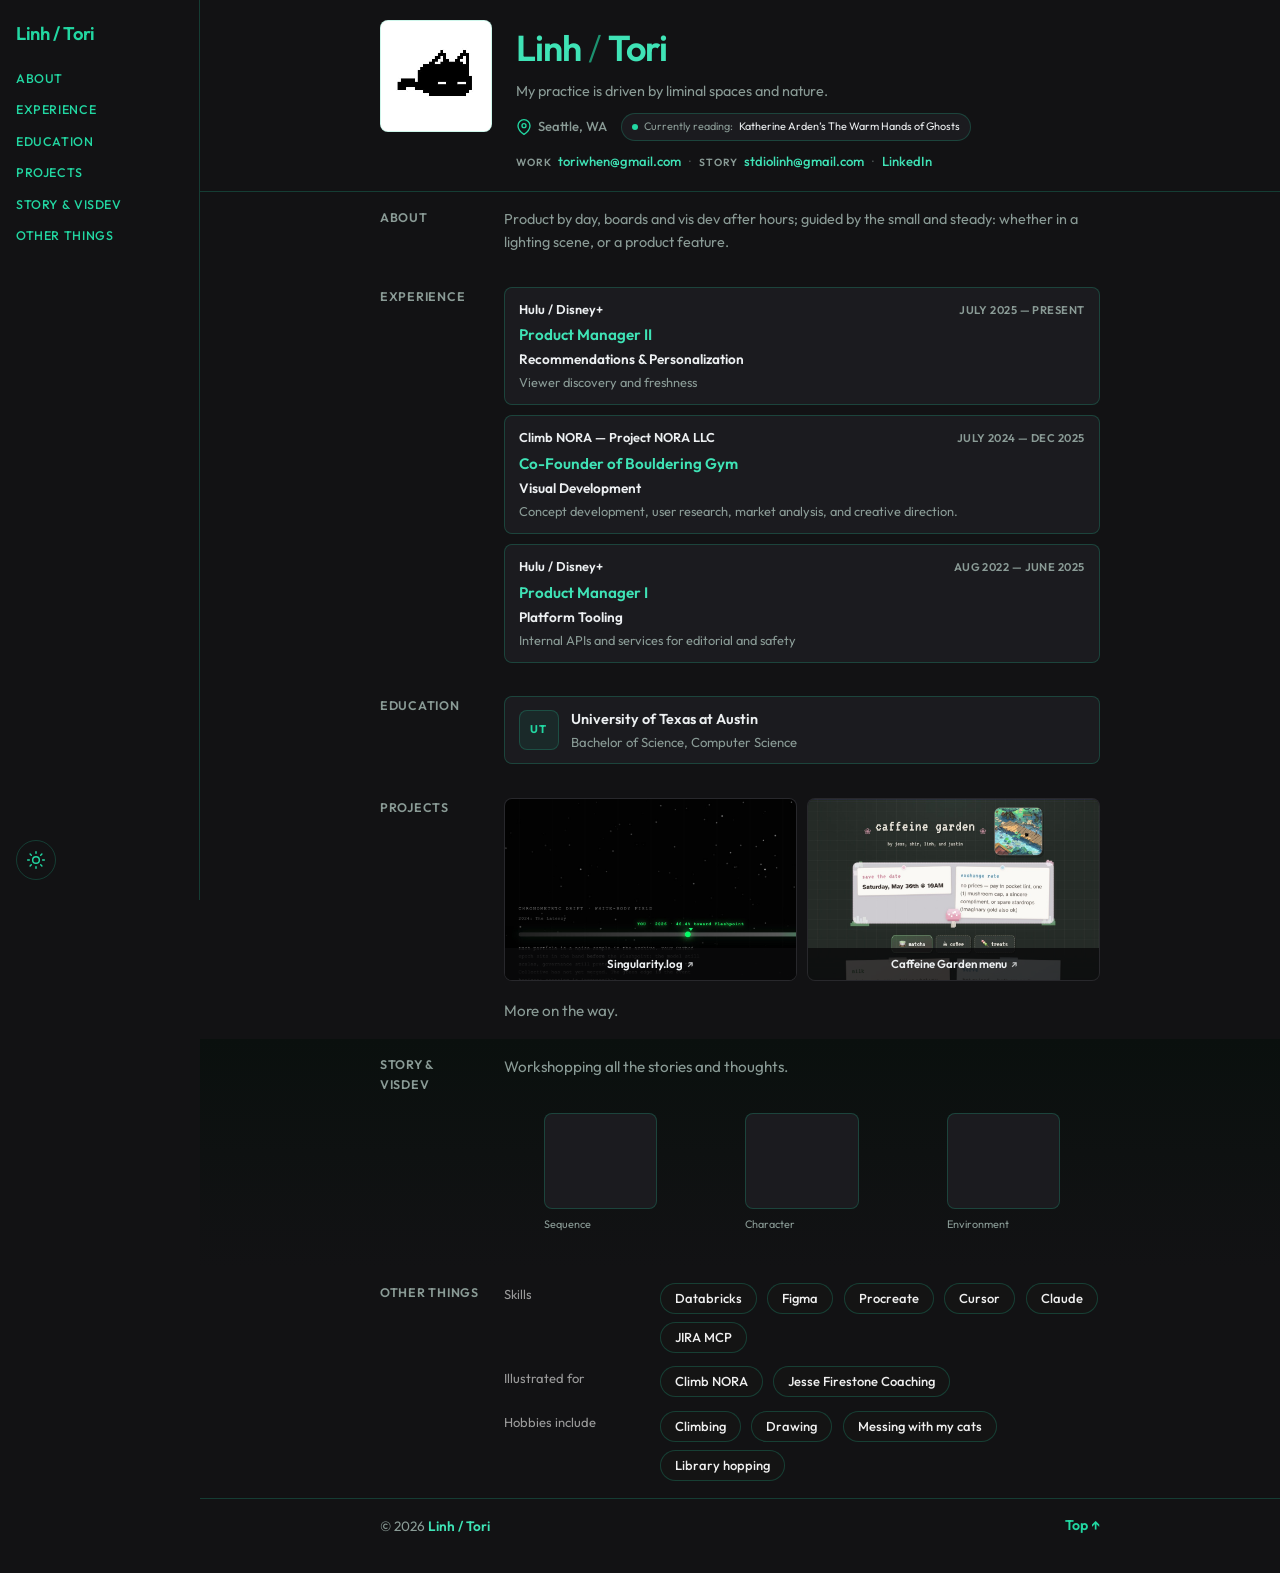
<file: index.html>
<!DOCTYPE html>
<html lang="en" data-theme="dark">
  <head>
    <meta charset="UTF-8" />
    <script>
      (function () {
        var b = document.createElement("base");
        b.href =
          location.hostname === "stdiolinh.github.io" &&
          location.pathname.indexOf("/stdiolinh") === 0
            ? "/stdiolinh/"
            : "./";
        document.head.appendChild(b);
      })();
    </script>
    <meta name="viewport" content="width=device-width, initial-scale=1" />
    <script>
      (function () {
        try {
          var t = localStorage.getItem("stdiolinh-theme");
          if (t === "light" || t === "dark") {
            document.documentElement.setAttribute("data-theme", t);
          }
        } catch (e) {}
      })();
    </script>
    <meta
      name="description"
      content="Linh / Tori — product, story, and visual development. UT Austin CS."
    />
    <title>Linh / Tori</title>
    <link rel="preconnect" href="https://fonts.googleapis.com" />
    <link rel="preconnect" href="https://fonts.gstatic.com" crossorigin />
    <link
      href="https://fonts.googleapis.com/css2?family=Outfit:wght@300;400;500;600;700&display=swap"
      rel="stylesheet"
    />
    <link rel="stylesheet" href="css/styles.css" />
  </head>
  <body>
    <a class="skip-link" href="#main">Skip to content</a>

    <div class="shell" id="top">
      <button
        type="button"
        class="nav-toggle"
        aria-expanded="false"
        aria-controls="site-sidebar"
      >
        <span class="nav-toggle__bar" aria-hidden="true"></span>
        <span class="visually-hidden">Open menu</span>
      </button>
      <div class="sidebar-scrim" id="sidebar-scrim" aria-hidden="true"></div>

      <aside class="sidebar" id="site-sidebar" aria-label="Site">
        <a class="sidebar__brand" href="#top">Linh / Tori</a>
        <nav class="sidebar__nav" aria-label="Primary">
          <ul class="sidebar__list">
            <li><a href="#about">About</a></li>
            <li><a href="#experience">Experience</a></li>
            <li><a href="#education">Education</a></li>
            <li><a href="#projects">Projects</a></li>
            <li><a href="#story">Story &amp; VisDev</a></li>
            <li><a href="#other-things">Other things</a></li>
          </ul>
        </nav>
        <div class="sidebar__footer">
          <div class="sidebar__footer-actions">
            <button
              type="button"
              class="theme-toggle"
              aria-label="Switch to light theme"
            >
              <span class="theme-toggle__icon theme-toggle__icon--sun" aria-hidden="true">
                <svg width="20" height="20" viewBox="0 0 24 24" fill="none" stroke="currentColor" stroke-width="1.75" stroke-linecap="round">
                  <circle cx="12" cy="12" r="4" />
                  <path d="M12 2v2M12 20v2M4.93 4.93l1.41 1.41M17.66 17.66l1.41 1.41M2 12h2M20 12h2M4.93 19.07l1.41-1.41M17.66 6.34l1.41-1.41" />
                </svg>
              </span>
              <span class="theme-toggle__icon theme-toggle__icon--moon" aria-hidden="true">
                <svg width="20" height="20" viewBox="0 0 24 24" fill="none" stroke="currentColor" stroke-width="1.75" stroke-linecap="round" stroke-linejoin="round">
                  <path d="M21 12.79A9 9 0 1 1 11.21 3 7 7 0 0 0 21 12.79z" />
                </svg>
              </span>
            </button>
          </div>
        </div>
      </aside>

      <main id="main" class="main" tabindex="-1">
        <section class="intro" aria-labelledby="intro-name">
          <div class="wrap wrap--narrow">
            <div class="intro__hero">
              <div class="intro__frame">
                <img
                  class="intro__img"
                  src="assets/profile.png"
                  width="112"
                  height="112"
                  alt="Pixel art cat avatar"
                />
              </div>
              <div class="intro__copy">
                <h1 id="intro-name" class="intro__name">
                  <span>Linh</span> <span class="intro__slash">/</span>
                  <span>Tori</span>
                </h1>
                <p class="intro__tagline">
                  My practice is driven by liminal spaces and nature.
                </p>
                <div class="intro__meta-row">
                  <p class="intro__location">
                    <svg
                      class="intro__pin"
                      width="16"
                      height="16"
                      viewBox="0 0 24 24"
                      fill="none"
                      stroke="currentColor"
                      stroke-width="2"
                      stroke-linecap="round"
                      stroke-linejoin="round"
                      aria-hidden="true"
                    >
                      <path d="M21 10c0 7-9 13-9 13s-9-6-9-13a9 9 0 0 1 18 0z" />
                      <circle cx="12" cy="10" r="3" />
                    </svg>
                    <span>Seattle, WA</span>
                  </p>
                  <div class="intro__pills" role="list">
                    <span class="pill" role="listitem">
                      <span class="pill__dot" aria-hidden="true"></span>
                      Currently reading:
                      <cite>Katherine Arden’s The Warm Hands of Ghosts</cite>
                    </span>
                  </div>
                </div>
                <div class="intro__contact-row" aria-label="Contact">
                  <span class="intro__contact-item">
                    <span class="intro__contact-tag">Work</span>
                    <a class="intro__link" href="mailto:toriwhen@gmail.com"
                      >toriwhen@gmail.com</a
                    >
                  </span>
                  <span class="intro__sep" aria-hidden="true">·</span>
                  <span class="intro__contact-item">
                    <span class="intro__contact-tag">Story</span>
                    <a class="intro__link" href="mailto:stdiolinh@gmail.com"
                      >stdiolinh@gmail.com</a
                    >
                  </span>
                  <span class="intro__sep" aria-hidden="true">·</span>
                  <a
                    class="intro__link"
                    href="https://www.linkedin.com/in/toriwhen/?skipRedirect=true"
                    rel="noopener noreferrer"
                    >LinkedIn</a
                  >
                </div>
              </div>
            </div>
          </div>
        </section>

        <section id="about" class="section section--tight">
          <div class="wrap wrap--narrow">
            <div class="resume-row">
              <h2 class="resume-row__label">About</h2>
              <div class="resume-row__body">
                <p class="resume-row__text">
                  Product by day, boards and vis dev after hours; guided by the
                  small and steady: whether in a lighting scene, or a product feature.
                </p>
              </div>
            </div>
          </div>
        </section>

        <section id="experience" class="section section--tight">
          <div class="wrap wrap--narrow">
            <div class="resume-row resume-row--stack">
              <h2 class="resume-row__label">Experience</h2>
              <div class="resume-row__body">
                <article class="exp-card">
                  <div class="exp-card__top">
                    <span class="exp-card__org">Hulu / Disney+</span>
                    <span class="exp-card__dates">July 2025 — present</span>
                  </div>
                  <h3 class="exp-card__role">Product Manager II</h3>
                  <p class="exp-card__track">
                    Recommendations &amp; Personalization
                  </p>
                  <p class="exp-card__meta">Viewer discovery and freshness</p>
                </article>
                <article class="exp-card">
                  <div class="exp-card__top">
                    <span class="exp-card__org"
                      >Climb NORA — Project NORA LLC</span
                    >
                    <span class="exp-card__dates">July 2024 — Dec 2025</span>
                  </div>
                  <h3 class="exp-card__role">Co-Founder of Bouldering Gym</h3>
                  <p class="exp-card__track">Visual Development</p>
                  <p class="exp-card__meta">
                    Concept development, user research, market analysis, and
                    creative direction.
                  </p>
                </article>
                <article class="exp-card">
                  <div class="exp-card__top">
                    <span class="exp-card__org">Hulu / Disney+</span>
                    <span class="exp-card__dates">Aug 2022 — June 2025</span>
                  </div>
                  <h3 class="exp-card__role">Product Manager I</h3>
                  <p class="exp-card__track">Platform Tooling</p>
                  <p class="exp-card__meta">
                    Internal APIs and services for editorial and safety
                  </p>
                </article>
              </div>
            </div>
          </div>
        </section>

        <section id="education" class="section section--tight">
          <div class="wrap wrap--narrow">
            <div class="resume-row">
              <h2 class="resume-row__label">Education</h2>
              <div class="resume-row__body">
                <div class="edu-card">
                  <div class="edu-card__mark" aria-hidden="true">UT</div>
                  <div>
                    <p class="edu-card__school">University of Texas at Austin</p>
                    <p class="edu-card__degree">Bachelor of Science, Computer Science</p>
                  </div>
                </div>
              </div>
            </div>
          </div>
        </section>

        <section id="projects" class="section section--tight">
          <div class="wrap wrap--narrow">
            <div class="resume-row resume-row--stack">
              <h2 class="resume-row__label">Projects</h2>
              <div class="resume-row__body">
                <div class="project-grid-astro">
                  <a
                    class="project-tile project-tile--external"
                    href="https://stdiolinh.github.io/singularity-log/index.html"
                    target="_blank"
                    rel="noopener noreferrer"
                    aria-label="Singularity.log — opens in a new tab"
                  >
                    <img
                      class="project-tile__thumb"
                      src="assets/project-singularity-log.png"
                      width="640"
                      height="400"
                      alt=""
                      loading="lazy"
                      decoding="async"
                    />
                    <span class="project-tile__cap">
                      Singularity.log
                      <span class="project-tile__ext" aria-hidden="true">↗</span>
                    </span>
                  </a>
                  <a
                    class="project-tile project-tile--external"
                    href="https://stdiolinh.github.io/caffeine-garden-menu/"
                    target="_blank"
                    rel="noopener noreferrer"
                    aria-label="Caffeine Garden menu — opens in a new tab"
                  >
                    <img
                      class="project-tile__thumb"
                      src="assets/project-caffeine-garden.png"
                      width="640"
                      height="400"
                      alt=""
                      loading="lazy"
                      decoding="async"
                    />
                    <span class="project-tile__cap">
                      Caffeine Garden menu
                      <span class="project-tile__ext" aria-hidden="true">↗</span>
                    </span>
                  </a>
                </div>
                <p class="refs-note muted">More on the way.</p>
              </div>
            </div>
          </div>
        </section>

        <section id="story" class="section section--tight section--story">
          <div class="wrap wrap--narrow">
            <div class="resume-row resume-row--stack">
              <h2 class="resume-row__label">Story &amp; VisDev</h2>
              <div class="resume-row__body">
                <p class="resume-row__text muted">
                  Workshopping all the stories and thoughts.
                </p>
                <div class="gallery gallery--compact">
                  <figure class="gallery__item">
                    <div class="gallery__frame gallery__frame--1"></div>
                    <figcaption>Sequence</figcaption>
                  </figure>
                  <figure class="gallery__item">
                    <div class="gallery__frame gallery__frame--2"></div>
                    <figcaption>Character</figcaption>
                  </figure>
                  <figure class="gallery__item">
                    <div class="gallery__frame gallery__frame--3"></div>
                    <figcaption>Environment</figcaption>
                  </figure>
                </div>
              </div>
            </div>
          </div>
        </section>

        <section
          id="other-things"
          class="section section--tight"
          aria-labelledby="other-things-heading"
        >
          <div class="wrap wrap--narrow">
            <div class="resume-row resume-row--stack">
              <h2 id="other-things-heading" class="resume-row__label">
                Other things
              </h2>
              <div class="resume-row__body">
                <div class="other-things">
                  <div class="other-things__row">
                    <span class="other-things__sublabel">Skills</span>
                    <div class="other-things__pills">
                      <span class="tag-pill">Databricks</span>
                      <span class="tag-pill">Figma</span>
                      <span class="tag-pill">Procreate</span>
                      <span class="tag-pill">Cursor</span>
                      <span class="tag-pill">Claude</span>
                      <span class="tag-pill">JIRA MCP</span>
                    </div>
                  </div>
                  <div class="other-things__row">
                    <span class="other-things__sublabel">Illustrated for</span>
                    <div class="other-things__pills">
                      <span class="tag-pill">Climb NORA</span>
                      <span class="tag-pill">Jesse Firestone Coaching</span>
                    </div>
                  </div>
                  <div class="other-things__row">
                    <span class="other-things__sublabel">Hobbies include</span>
                    <div class="other-things__pills">
                      <span class="tag-pill">Climbing</span>
                      <span class="tag-pill">Drawing</span>
                      <span class="tag-pill">Messing with my cats</span>
                      <span class="tag-pill">Library hopping</span>
                    </div>
                  </div>
                </div>
              </div>
            </div>
          </div>
        </section>

        <footer class="site-footer">
          <div class="wrap site-footer__inner">
            <p>
              © <span id="year"></span>
              <span class="brand-name">Linh / Tori</span>
            </p>
            <a class="to-top" href="#top">Top ↑</a>
          </div>
        </footer>
      </main>

      <nav class="mobile-dock" aria-label="Site sections">
        <div class="mobile-dock__scroll">
          <a class="mobile-dock__link" href="#about">About</a>
          <a class="mobile-dock__link" href="#experience">Experience</a>
          <a class="mobile-dock__link" href="#education">Education</a>
          <a class="mobile-dock__link" href="#projects">Projects</a>
          <a class="mobile-dock__link" href="#story" aria-label="Story and VisDev"
            >Story</a
          >
          <a class="mobile-dock__link" href="#other-things">Other</a>
        </div>
        <button
          type="button"
          class="theme-toggle theme-toggle--dock"
          aria-label="Switch to light theme"
        >
          <span class="theme-toggle__icon theme-toggle__icon--sun" aria-hidden="true">
            <svg width="20" height="20" viewBox="0 0 24 24" fill="none" stroke="currentColor" stroke-width="1.75" stroke-linecap="round">
              <circle cx="12" cy="12" r="4" />
              <path d="M12 2v2M12 20v2M4.93 4.93l1.41 1.41M17.66 17.66l1.41 1.41M2 12h2M20 12h2M4.93 19.07l1.41-1.41M17.66 6.34l1.41-1.41" />
            </svg>
          </span>
          <span class="theme-toggle__icon theme-toggle__icon--moon" aria-hidden="true">
            <svg width="20" height="20" viewBox="0 0 24 24" fill="none" stroke="currentColor" stroke-width="1.75" stroke-linecap="round" stroke-linejoin="round">
              <path d="M21 12.79A9 9 0 1 1 11.21 3 7 7 0 0 0 21 12.79z" />
            </svg>
          </span>
        </button>
      </nav>
    </div>

    <script src="js/main.js"></script>
  </body>
</html>
</file>
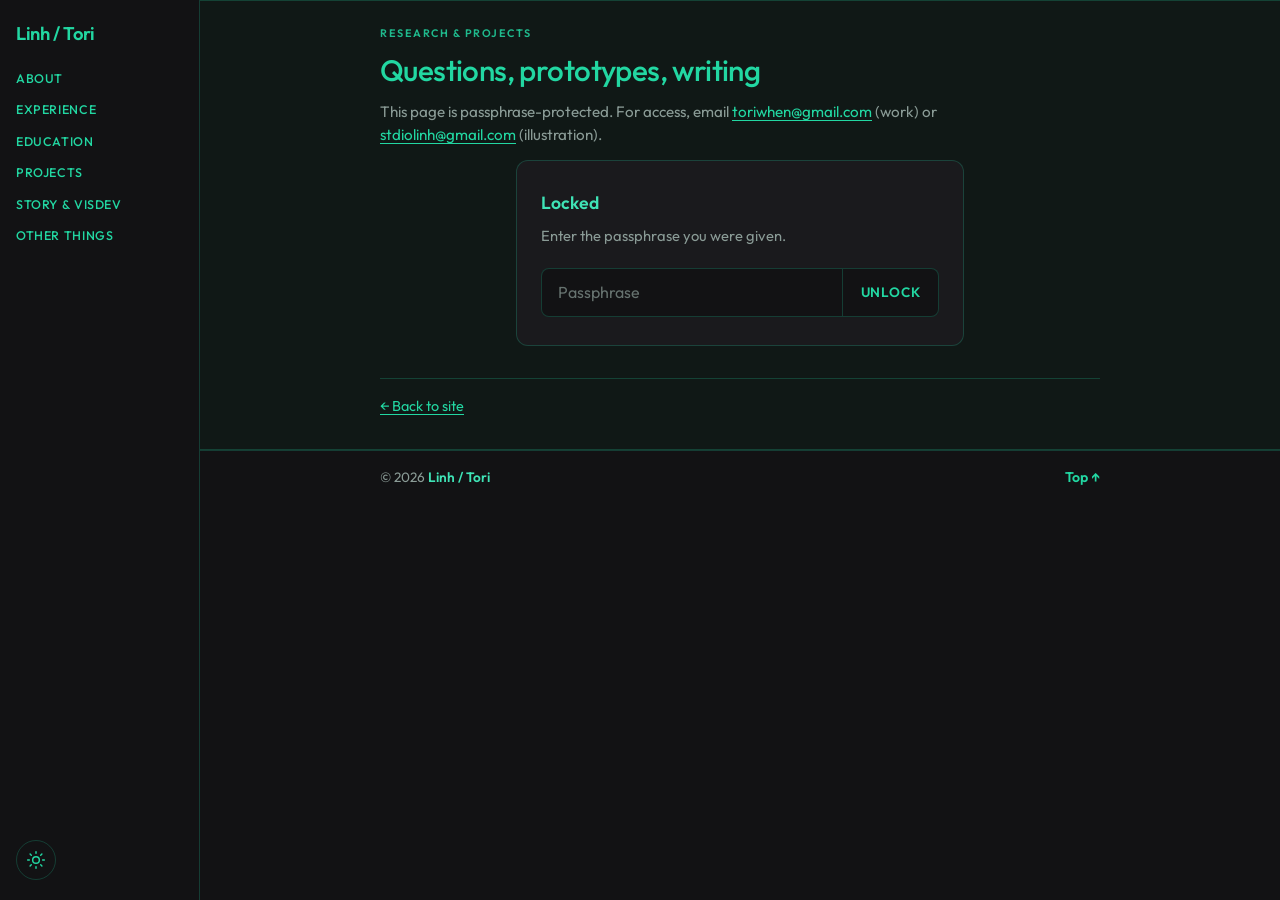
<file: research.html>
<!DOCTYPE html>
<html lang="en" data-theme="dark">
  <head>
    <meta charset="UTF-8" />
    <script>
      (function () {
        var b = document.createElement("base");
        b.href =
          location.hostname === "stdiolinh.github.io" &&
          location.pathname.indexOf("/stdiolinh") === 0
            ? "/stdiolinh/"
            : "./";
        document.head.appendChild(b);
      })();
    </script>
    <meta name="viewport" content="width=device-width, initial-scale=1" />
    <script>
      (function () {
        try {
          var t = localStorage.getItem("stdiolinh-theme");
          if (t === "light" || t === "dark") {
            document.documentElement.setAttribute("data-theme", t);
          }
        } catch (e) {}
      })();
    </script>
    <meta
      name="description"
      content="Password-protected research and projects — Linh / Tori."
    />
    <title>Research &amp; projects — Linh / Tori</title>
    <link rel="preconnect" href="https://fonts.googleapis.com" />
    <link rel="preconnect" href="https://fonts.gstatic.com" crossorigin />
    <link
      href="https://fonts.googleapis.com/css2?family=Outfit:wght@300;400;500;600;700&display=swap"
      rel="stylesheet"
    />
    <link rel="stylesheet" href="css/styles.css" />
  </head>
  <body>
    <a class="skip-link" href="#main">Skip to content</a>

    <div class="shell" id="top">
      <button
        type="button"
        class="nav-toggle"
        aria-expanded="false"
        aria-controls="site-sidebar"
      >
        <span class="nav-toggle__bar" aria-hidden="true"></span>
        <span class="visually-hidden">Open menu</span>
      </button>
      <div class="sidebar-scrim" id="sidebar-scrim" aria-hidden="true"></div>

      <aside class="sidebar" id="site-sidebar" aria-label="Site">
        <a class="sidebar__brand" href="index.html#top">Linh / Tori</a>
        <nav class="sidebar__nav" aria-label="Primary">
          <ul class="sidebar__list">
            <li><a href="index.html#about">About</a></li>
            <li><a href="index.html#experience">Experience</a></li>
            <li><a href="index.html#education">Education</a></li>
            <li><a href="index.html#projects">Projects</a></li>
            <li><a href="index.html#story">Story &amp; VisDev</a></li>
            <li><a href="index.html#other-things">Other things</a></li>
          </ul>
        </nav>
        <div class="sidebar__footer">
          <div class="sidebar__footer-actions">
            <button
              type="button"
              class="theme-toggle"
              aria-label="Switch to light theme"
            >
              <span class="theme-toggle__icon theme-toggle__icon--sun" aria-hidden="true">
                <svg width="20" height="20" viewBox="0 0 24 24" fill="none" stroke="currentColor" stroke-width="1.75" stroke-linecap="round">
                  <circle cx="12" cy="12" r="4" />
                  <path d="M12 2v2M12 20v2M4.93 4.93l1.41 1.41M17.66 17.66l1.41 1.41M2 12h2M20 12h2M4.93 19.07l1.41-1.41M17.66 6.34l1.41-1.41" />
                </svg>
              </span>
              <span class="theme-toggle__icon theme-toggle__icon--moon" aria-hidden="true">
                <svg width="20" height="20" viewBox="0 0 24 24" fill="none" stroke="currentColor" stroke-width="1.75" stroke-linecap="round" stroke-linejoin="round">
                  <path d="M21 12.79A9 9 0 1 1 11.21 3 7 7 0 0 0 21 12.79z" />
                </svg>
              </span>
            </button>
          </div>
        </div>
      </aside>

      <main id="main" class="main main--subpage" tabindex="-1">
        <section class="section section--band section--subpage-hero">
          <div class="wrap">
            <header class="section__head section__head--left">
              <p class="eyebrow">Research &amp; projects</p>
              <h1 class="section__title">Questions, prototypes, writing</h1>
              <p class="section__intro">
                This page is passphrase-protected. For access, email
                <a href="mailto:toriwhen@gmail.com">toriwhen@gmail.com</a> (work)
                or
                <a href="mailto:stdiolinh@gmail.com">stdiolinh@gmail.com</a>
                (illustration).
              </p>
            </header>

            <div
              id="research-gate"
              class="research-gate"
              role="region"
              aria-labelledby="gate-title"
            >
              <h2 id="gate-title" class="research-gate__title">Locked</h2>
              <p class="research-gate__hint muted">
                Enter the passphrase you were given.
              </p>
              <form class="research-gate__form" id="research-form" novalidate>
                <label class="visually-hidden" for="research-pass"
                  >Passphrase</label
                >
                <input
                  id="research-pass"
                  class="research-gate__input"
                  type="password"
                  name="pass"
                  autocomplete="current-password"
                  placeholder="Passphrase"
                />
                <button class="research-gate__submit" type="submit">
                  Unlock
                </button>
              </form>
              <p id="research-error" class="research-gate__error" role="status" hidden></p>
            </div>

            <div id="research-content" class="research-content" hidden>
              <ul class="project-grid">
                <li>
                  <article class="project-card">
                    <div class="project-card__media" aria-hidden="true"></div>
                    <h3 class="project-card__title">Project title</h3>
                    <p class="project-card__desc">
                      One line on the problem, method, or outcome. Link out when
                      ready.
                    </p>
                    <a class="project-card__link" href="#">Details →</a>
                  </article>
                </li>
                <li>
                  <article class="project-card">
                    <div
                      class="project-card__media project-card__media--b"
                      aria-hidden="true"
                    ></div>
                    <h3 class="project-card__title">Another thread</h3>
                    <p class="project-card__desc">
                      Replace these cards with real titles, thumbnails, and links.
                    </p>
                    <a class="project-card__link" href="#">Details →</a>
                  </article>
                </li>
                <li>
                  <article class="project-card">
                    <div
                      class="project-card__media project-card__media--c"
                      aria-hidden="true"
                    ></div>
                    <h3 class="project-card__title">Lab note or essay</h3>
                    <p class="project-card__desc">
                      PDFs, Medium, or GitHub — whatever fits the work.
                    </p>
                    <a class="project-card__link" href="#">Read →</a>
                  </article>
                </li>
              </ul>
            </div>

            <p class="subpage-back">
              <a href="index.html">← Back to site</a>
            </p>
          </div>
        </section>

        <footer class="site-footer">
          <div class="wrap site-footer__inner">
            <p>
              © <span id="year"></span>
              <span class="brand-name">Linh / Tori</span>
            </p>
            <a class="to-top" href="#top">Top ↑</a>
          </div>
        </footer>
      </main>

      <nav class="mobile-dock" aria-label="Site sections">
        <div class="mobile-dock__scroll">
          <a class="mobile-dock__link" href="index.html#top">Home</a>
          <a class="mobile-dock__link" href="index.html#about">About</a>
          <a class="mobile-dock__link" href="index.html#experience">Experience</a>
          <a class="mobile-dock__link" href="index.html#education">Education</a>
          <a class="mobile-dock__link" href="index.html#projects">Projects</a>
          <a class="mobile-dock__link" href="index.html#story" aria-label="Story and VisDev"
            >Story</a
          >
          <a class="mobile-dock__link" href="index.html#other-things">Other</a>
        </div>
        <button
          type="button"
          class="theme-toggle theme-toggle--dock"
          aria-label="Switch to light theme"
        >
          <span class="theme-toggle__icon theme-toggle__icon--sun" aria-hidden="true">
            <svg width="20" height="20" viewBox="0 0 24 24" fill="none" stroke="currentColor" stroke-width="1.75" stroke-linecap="round">
              <circle cx="12" cy="12" r="4" />
              <path d="M12 2v2M12 20v2M4.93 4.93l1.41 1.41M17.66 17.66l1.41 1.41M2 12h2M20 12h2M4.93 19.07l1.41-1.41M17.66 6.34l1.41-1.41" />
            </svg>
          </span>
          <span class="theme-toggle__icon theme-toggle__icon--moon" aria-hidden="true">
            <svg width="20" height="20" viewBox="0 0 24 24" fill="none" stroke="currentColor" stroke-width="1.75" stroke-linecap="round" stroke-linejoin="round">
              <path d="M21 12.79A9 9 0 1 1 11.21 3 7 7 0 0 0 21 12.79z" />
            </svg>
          </span>
        </button>
      </nav>
    </div>

    <script src="js/main.js"></script>
  </body>
</html>
</file>
<file: css/styles.css>
/* Dark (default) + light theme via [data-theme="light"] on <html> */
:root {
  --bg: #121214;
  --bg-elevated: #1a1a1d;
  --card: #1b1b1f;
  --bg-band: #101816;
  --mint: #22d7a2;
  --mint-bright: #3fe3b6;
  --mint-dim: rgba(34, 215, 162, 0.22);
  --mint-glow: rgba(34, 215, 162, 0.12);
  --border-hairline: rgba(34, 215, 162, 0.22);
  --text: #eceff1;
  --text-muted: #8a9b96;
  --pill-bg: #141414;
  --pill-fg: #efefef;
  --sublabel: #9b9b9b;
  --code-bg: rgba(34, 215, 162, 0.08);
  --sidebar-w: 200px;
  --font: "Outfit", system-ui, sans-serif;
  --max: 720px;
  --radius: 12px;
  --radius-sm: 8px;
}

[data-theme="light"] {
  color-scheme: light;
  /* Minimal: near-black on off-white (no warm / matcha tint) */
  --bg: #fafafa;
  --bg-elevated: #ffffff;
  --card: #ffffff;
  --bg-band: #f0f0f0;
  --mint: #141414;
  --mint-bright: #0a0a0a;
  --mint-dim: rgba(0, 0, 0, 0.08);
  --mint-glow: rgba(0, 0, 0, 0.05);
  --border-hairline: rgba(0, 0, 0, 0.1);
  --text: #0a0a0a;
  --text-muted: #525252;
  --pill-bg: #f5f5f5;
  --pill-fg: #0a0a0a;
  --sublabel: #666666;
  --code-bg: rgba(0, 0, 0, 0.06);
}

[data-theme="dark"] {
  color-scheme: dark;
}

*,
*::before,
*::after {
  box-sizing: border-box;
}

html {
  scroll-behavior: smooth;
  color-scheme: dark;
}

@media (prefers-reduced-motion: reduce) {
  html {
    scroll-behavior: auto;
  }
}

body {
  margin: 0;
  font-family: var(--font);
  font-size: 1rem;
  line-height: 1.55;
  color: var(--text);
  background: var(--bg);
  min-height: 100vh;
}

img {
  max-width: 100%;
  height: auto;
  display: block;
}

a {
  color: var(--mint);
  text-decoration-thickness: 1px;
  text-underline-offset: 3px;
}

a:hover {
  color: var(--mint-bright);
}

code {
  font-size: 0.9em;
  background: var(--code-bg);
  padding: 0.15em 0.4em;
  border-radius: 6px;
  border: 1px solid var(--border-hairline);
}

.visually-hidden {
  position: absolute;
  width: 1px;
  height: 1px;
  padding: 0;
  margin: -1px;
  overflow: hidden;
  clip: rect(0, 0, 0, 0);
  white-space: nowrap;
  border: 0;
}

.skip-link {
  position: absolute;
  left: -9999px;
  top: 0.75rem;
  z-index: 2000;
  padding: 0.5rem 1rem;
  background: var(--mint);
  color: var(--bg);
  border-radius: 8px;
  font-weight: 600;
}

.skip-link:focus {
  left: 0.75rem;
}

/* Shell: sidebar + main */
.shell {
  display: flex;
  min-height: 100vh;
}

.main {
  flex: 1;
  min-width: 0;
  margin-left: var(--sidebar-w);
  padding-bottom: 1rem;
}

/* Sidebar */
.sidebar {
  position: fixed;
  left: 0;
  top: 0;
  z-index: 100;
  width: var(--sidebar-w);
  height: 100vh;
  display: flex;
  flex-direction: column;
  padding: 1.25rem 1rem 1.25rem;
  background: var(--bg);
  border-right: 1px solid var(--border-hairline);
}

.sidebar__brand {
  font-weight: 600;
  font-size: 1.15rem;
  color: var(--mint);
  text-decoration: none;
  letter-spacing: -0.02em;
  margin-bottom: 1rem;
}

.sidebar__brand:hover {
  color: var(--mint-bright);
}

.sidebar__list {
  list-style: none;
  margin: 0;
  padding: 0;
  display: flex;
  flex-direction: column;
  gap: 0.2rem;
}

.sidebar__nav a {
  display: inline-flex;
  align-items: center;
  gap: 0.35rem;
  padding: 0.28rem 0;
  font-size: 0.78rem;
  font-weight: 500;
  letter-spacing: 0.05em;
  text-transform: uppercase;
  color: var(--mint);
  text-decoration: none;
  border-bottom: 1px solid transparent;
  line-height: 1.35;
}

.sidebar__lock {
  display: inline-flex;
  flex-shrink: 0;
  opacity: 0.85;
}

.sidebar__lock svg {
  display: block;
}

.sidebar__nav a:hover,
.sidebar__nav a:focus-visible {
  color: var(--mint-bright);
  border-bottom-color: var(--mint-dim);
}

.sidebar__nav a.sidebar__nav--active {
  color: var(--mint-bright);
  border-bottom-color: var(--mint-dim);
}

.sidebar__footer {
  margin-top: auto;
  padding-top: 1.5rem;
}

.sidebar__footer-actions {
  display: flex;
  align-items: center;
  gap: 0.5rem;
}

.theme-toggle {
  display: inline-flex;
  align-items: center;
  justify-content: center;
  width: 40px;
  height: 40px;
  padding: 0;
  border: 1px solid var(--border-hairline);
  border-radius: 50%;
  background: transparent;
  color: var(--mint);
  cursor: pointer;
  transition: background 0.2s, color 0.2s;
}

.theme-toggle:hover {
  background: var(--mint-glow);
  color: var(--mint-bright);
}

.theme-toggle:focus-visible {
  outline: 2px solid var(--mint);
  outline-offset: 2px;
}

.theme-toggle__icon {
  display: flex;
  align-items: center;
  justify-content: center;
}

.theme-toggle__icon--moon {
  display: none;
}

[data-theme="light"] .theme-toggle__icon--sun {
  display: none;
}

[data-theme="light"] .theme-toggle__icon--moon {
  display: flex;
}

/* Mobile toggle + overlay */
.nav-toggle {
  display: none;
  position: fixed;
  top: 0.75rem;
  left: 0.75rem;
  z-index: 150;
  width: 44px;
  height: 44px;
  padding: 0;
  border: 1px solid var(--border-hairline);
  border-radius: 10px;
  background: var(--bg-elevated);
  cursor: pointer;
  flex-direction: column;
  justify-content: center;
  gap: 5px;
  align-items: center;
}

.nav-toggle__bar,
.nav-toggle::before,
.nav-toggle::after {
  content: "";
  display: block;
  width: 18px;
  height: 2px;
  background: var(--mint);
  border-radius: 1px;
}

.nav-toggle[aria-expanded="true"]::before {
  transform: translateY(7px) rotate(45deg);
}

.nav-toggle[aria-expanded="true"]::after {
  transform: translateY(-7px) rotate(-45deg);
}

.nav-toggle[aria-expanded="true"] .nav-toggle__bar {
  opacity: 0;
}

.sidebar-scrim {
  display: none;
  position: fixed;
  inset: 0;
  z-index: 90;
  background: rgba(0, 0, 0, 0.55);
}

.sidebar-scrim.is-visible {
  display: block;
}

/* Mobile bottom dock — primary nav on narrow viewports */
.mobile-dock {
  display: none;
  position: fixed;
  bottom: 0;
  left: 0;
  right: 0;
  z-index: 200;
  align-items: center;
  gap: 0.4rem;
  padding: 0.35rem 0.45rem calc(0.35rem + env(safe-area-inset-bottom, 0px));
  background: var(--bg-elevated);
  border-top: 1px solid var(--border-hairline);
  box-shadow: 0 -6px 28px rgba(0, 0, 0, 0.28);
}

[data-theme="light"] .mobile-dock {
  box-shadow: 0 -4px 20px rgba(0, 0, 0, 0.06);
}

.mobile-dock__scroll {
  display: flex;
  align-items: center;
  gap: 0.3rem;
  flex: 1;
  min-width: 0;
  overflow-x: auto;
  overflow-y: hidden;
  -webkit-overflow-scrolling: touch;
  scroll-snap-type: x proximity;
  padding: 0.15rem 0;
  scrollbar-width: none;
}

.mobile-dock__scroll::-webkit-scrollbar {
  display: none;
}

.mobile-dock__link {
  flex: 0 0 auto;
  scroll-snap-align: start;
  padding: 0.5rem 0.65rem;
  min-height: 44px;
  display: inline-flex;
  align-items: center;
  font-size: 0.68rem;
  font-weight: 600;
  letter-spacing: 0.06em;
  text-transform: uppercase;
  text-decoration: none;
  color: var(--mint);
  border-radius: 999px;
  border: 1px solid transparent;
  background: color-mix(in srgb, var(--card) 88%, transparent);
}

.mobile-dock__link:hover {
  color: var(--mint-bright);
  border-color: var(--mint-dim);
}

.mobile-dock__link:focus-visible {
  outline: 2px solid var(--mint);
  outline-offset: 2px;
}

.theme-toggle--dock {
  flex-shrink: 0;
  width: 44px;
  height: 44px;
}

@media (max-width: 900px) {
  :root {
    --sidebar-w: 0px;
  }

  .nav-toggle,
  .sidebar-scrim {
    display: none !important;
  }

  .sidebar {
    display: none !important;
  }

  .main {
    margin-left: 0;
    padding-top: max(0.65rem, env(safe-area-inset-top, 0px));
    padding-bottom: calc(3.85rem + env(safe-area-inset-bottom, 0px));
  }

  .mobile-dock {
    display: flex;
  }
}

.wrap {
  width: min(100% - 2rem, var(--max));
  margin-inline: auto;
}

.wrap--narrow {
  width: min(100% - 2rem, var(--max));
  margin-inline: auto;
}

/* Intro — compact (astro-resume–style) */
.intro {
  padding: 1.25rem 0 1.25rem;
  border-bottom: 1px solid var(--border-hairline);
}

.intro__hero {
  display: grid;
  grid-template-columns: 112px 1fr;
  gap: 1.25rem 1.5rem;
  align-items: start;
}

@media (max-width: 560px) {
  .intro__hero {
    grid-template-columns: 88px 1fr;
    gap: 1rem;
  }
}

.intro__frame {
  background: #fff;
  border: 1px solid var(--border-hairline);
  border-radius: var(--radius-sm);
  padding: 0;
  display: flex;
  align-items: center;
  justify-content: center;
  aspect-ratio: 1;
  max-width: 112px;
  overflow: hidden;
}

.intro__img {
  width: 100%;
  height: 100%;
  object-fit: contain;
  object-position: center;
  image-rendering: pixelated;
  image-rendering: crisp-edges;
}

.intro__copy {
  min-width: 0;
}

.intro__name {
  font-size: clamp(1.65rem, 4vw, 2.25rem);
  font-weight: 600;
  color: var(--text);
  margin: 0 0 0.35rem;
  letter-spacing: -0.03em;
  display: flex;
  flex-wrap: wrap;
  align-items: baseline;
  gap: 0.25rem 0.45rem;
}

[data-theme="dark"] .intro__name {
  color: var(--mint-bright);
}

.intro__slash {
  opacity: 0.35;
  font-weight: 300;
}

[data-theme="dark"] .intro__slash {
  opacity: 0.65;
  color: var(--mint);
}

.intro__tagline {
  margin: 0 0 0.65rem;
  color: var(--text-muted);
  font-size: 0.9rem;
  line-height: 1.45;
  max-width: 28rem;
}

.intro__meta-row {
  display: flex;
  flex-wrap: wrap;
  align-items: center;
  gap: 0.5rem 0.85rem;
  margin: 0 0 0.65rem;
}

.intro__location {
  display: flex;
  align-items: center;
  gap: 0.4rem;
  margin: 0;
  font-size: 0.82rem;
  font-weight: 500;
  color: var(--text-muted);
}

.intro__pin {
  flex-shrink: 0;
  color: var(--mint);
}

.intro__pills {
  display: flex;
  flex-wrap: wrap;
  gap: 0.4rem;
  margin: 0;
}

.pill {
  display: inline-flex;
  align-items: center;
  gap: 0.35rem;
  font-size: 0.68rem;
  line-height: 1.35;
  color: var(--text-muted);
  background: var(--card);
  border: 1px solid var(--border-hairline);
  border-radius: 999px;
  padding: 0.35rem 0.65rem;
  max-width: 100%;
  flex-wrap: wrap;
}

.pill cite {
  font-style: normal;
  color: var(--text);
}

.pill__dot {
  width: 6px;
  height: 6px;
  border-radius: 50%;
  background: var(--mint);
  flex-shrink: 0;
}

.intro__contact-row {
  display: flex;
  flex-wrap: wrap;
  align-items: center;
  gap: 0.35rem 0.5rem;
  font-size: 0.82rem;
}

.intro__link {
  color: var(--mint-bright);
  text-decoration: none;
  font-weight: 500;
  word-break: break-all;
}

.intro__link:hover {
  text-decoration: underline;
  color: var(--mint);
}

.intro__sep {
  color: var(--text-muted);
  opacity: 0.5;
}

.intro__contact-item {
  display: inline-flex;
  align-items: baseline;
  gap: 0.35rem;
  flex-wrap: wrap;
}

.intro__contact-tag {
  font-size: 0.65rem;
  font-weight: 600;
  letter-spacing: 0.1em;
  text-transform: uppercase;
  color: var(--text-muted);
  flex-shrink: 0;
}

/* Resume rows — labeled sections like astro-resume-beige */
.section--tight {
  padding: 0.85rem 0;
}

.resume-row {
  display: grid;
  grid-template-columns: 100px 1fr;
  gap: 1rem 1.5rem;
  align-items: start;
}

@media (max-width: 600px) {
  .resume-row {
    grid-template-columns: 1fr;
    gap: 0.35rem;
  }
}

.resume-row--stack .resume-row__body {
  display: flex;
  flex-direction: column;
  gap: 0.65rem;
}

.resume-row__label {
  margin: 0;
  font-size: 0.78rem;
  font-weight: 600;
  letter-spacing: 0.06em;
  text-transform: uppercase;
  color: var(--text-muted);
  position: sticky;
  top: 1rem;
}

.resume-row__text {
  margin: 0;
  font-size: 0.9rem;
  line-height: 1.55;
  color: var(--text-muted);
}

.exp-card {
  background: var(--card);
  border: 1px solid var(--border-hairline);
  border-radius: var(--radius-sm);
  padding: 0.75rem 0.9rem;
}

.exp-card__top {
  display: flex;
  flex-wrap: wrap;
  justify-content: space-between;
  align-items: baseline;
  gap: 0.35rem;
  margin-bottom: 0.25rem;
}

.exp-card__org {
  font-size: 0.8rem;
  font-weight: 600;
  color: var(--text);
}

.exp-card__dates {
  font-size: 0.7rem;
  font-weight: 600;
  letter-spacing: 0.04em;
  text-transform: uppercase;
  color: var(--text-muted);
}

.exp-card__role {
  margin: 0;
  font-size: 0.95rem;
  font-weight: 600;
  color: var(--mint-bright);
}

.exp-card__track {
  margin: 0.2rem 0 0;
  font-size: 0.85rem;
  font-weight: 600;
  color: var(--text);
  line-height: 1.35;
}

.exp-card__meta {
  margin: 0.35rem 0 0;
  font-size: 0.8rem;
  color: var(--text-muted);
  line-height: 1.4;
}

.edu-card {
  display: flex;
  gap: 0.75rem;
  align-items: center;
  background: var(--card);
  border: 1px solid var(--border-hairline);
  border-radius: var(--radius-sm);
  padding: 0.65rem 0.85rem;
}

.edu-card__mark {
  width: 40px;
  height: 40px;
  flex-shrink: 0;
  display: flex;
  align-items: center;
  justify-content: center;
  font-size: 0.7rem;
  font-weight: 700;
  letter-spacing: 0.06em;
  color: var(--mint);
  background: rgba(34, 215, 162, 0.08);
  border: 1px solid var(--border-hairline);
  border-radius: var(--radius-sm);
}

[data-theme="light"] .edu-card__mark {
  background: rgba(0, 0, 0, 0.06);
}

.edu-card__school {
  margin: 0;
  font-size: 0.9rem;
  font-weight: 600;
  color: var(--text);
}

.edu-card__degree {
  margin: 0.15rem 0 0;
  font-size: 0.82rem;
  color: var(--text-muted);
}

.project-grid-astro {
  display: grid;
  grid-template-columns: repeat(2, minmax(0, 1fr));
  gap: 0.65rem;
}

@media (max-width: 520px) {
  .project-grid-astro {
    grid-template-columns: 1fr;
  }
}

.project-tile {
  position: relative;
  display: block;
  border-radius: var(--radius-sm);
  overflow: hidden;
  border: 1px solid rgba(255, 255, 255, 0.06);
  background: var(--card);
  text-decoration: none;
}

[data-theme="light"] .project-tile {
  border-color: var(--border-hairline);
}

.project-tile__blank {
  width: 100%;
  aspect-ratio: 16 / 10;
  display: block;
  background: var(--card);
}

.project-tile:hover .project-tile__blank {
  background: color-mix(in srgb, var(--card) 92%, var(--mint) 8%);
}

[data-theme="light"] .project-tile:hover .project-tile__blank {
  background: color-mix(in srgb, var(--card) 94%, var(--mint) 6%);
}

.project-tile__thumb {
  width: 100%;
  aspect-ratio: 16 / 10;
  object-fit: cover;
  object-position: center top;
  display: block;
}

.project-tile:hover .project-tile__thumb {
  opacity: 0.93;
}

.project-tile__cap {
  position: absolute;
  left: 0;
  right: 0;
  bottom: 0;
  padding: 0.45rem 0.5rem;
  font-size: 0.72rem;
  font-weight: 600;
  text-align: center;
  color: var(--text);
  background: rgba(10, 10, 12, 0.82);
  display: flex;
  align-items: center;
  justify-content: center;
  gap: 0.25rem;
}

.project-tile__ext {
  font-size: 0.85em;
  opacity: 0.75;
}

[data-theme="light"] .project-tile__cap {
  background: rgba(255, 255, 255, 0.96);
  color: var(--text);
  border-top: 1px solid var(--border-hairline);
}

.refs-note {
  margin: 0.5rem 0 0;
  font-size: 0.78rem;
  line-height: 1.45;
}

.ref-strip {
  display: grid;
  grid-template-columns: repeat(2, minmax(0, 1fr));
  gap: 0.65rem;
  margin-top: 0.65rem;
}

@media (max-width: 520px) {
  .ref-strip {
    grid-template-columns: 1fr;
  }
}

.ref-strip__item {
  margin: 0;
}

.ref-strip__item img {
  width: 100%;
  border-radius: var(--radius-sm);
  border: 1px solid rgba(255, 255, 255, 0.06);
}

[data-theme="light"] .ref-strip__item img {
  border-color: var(--border-hairline);
}

.ref-strip__item figcaption {
  margin-top: 0.35rem;
  font-size: 0.68rem;
  color: var(--text-muted);
  line-height: 1.35;
}

/* Other things — inside resume-row; sub-rows + pills */
.other-things {
  display: flex;
  flex-direction: column;
  gap: 0.85rem;
  width: 100%;
  min-width: 0;
}

.other-things__row {
  display: grid;
  grid-template-columns: minmax(96px, 140px) 1fr;
  gap: 0.65rem 1rem;
  align-items: start;
}

@media (max-width: 520px) {
  .other-things__row {
    grid-template-columns: 1fr;
    gap: 0.35rem;
  }
}

.other-things__sublabel {
  font-size: 0.8125rem;
  line-height: 1.4;
  color: var(--sublabel);
  padding-top: 0.15rem;
}

.other-things__pills {
  display: flex;
  flex-wrap: wrap;
  gap: 0 0.65rem;
  row-gap: 0.5rem;
}

.tag-pill {
  display: inline-block;
  font-size: 0.8125rem;
  font-weight: 500;
  line-height: 1.3;
  color: var(--pill-fg);
  background: var(--pill-bg);
  padding: 6px 14px;
  border-radius: 999px;
  border: 1px solid var(--border-hairline);
}

/* Sections */
.section {
  padding: 1rem 0 1.1rem;
}

.section--band {
  background: var(--bg-band);
  border-top: 1px solid var(--border-hairline);
  border-bottom: 1px solid var(--border-hairline);
}

.section--story {
  background: linear-gradient(180deg, #0a100e 0%, var(--bg) 100%);
}

[data-theme="light"] .section--story {
  background: var(--bg-band);
}

.section__head {
  text-align: center;
  max-width: 38rem;
  margin: 0 auto 1.15rem;
}

.section__head--left {
  text-align: left;
  margin-left: 0;
  margin-bottom: 0.85rem;
}

.eyebrow {
  font-size: 0.68rem;
  font-weight: 600;
  letter-spacing: 0.14em;
  text-transform: uppercase;
  color: var(--mint);
  opacity: 0.85;
  margin: 0 0 0.4rem;
}

.section__title {
  font-size: clamp(1.4rem, 3vw, 1.85rem);
  font-weight: 500;
  color: var(--mint);
  margin: 0 0 0.45rem;
  letter-spacing: -0.02em;
}

.section__intro {
  margin: 0;
  color: var(--text-muted);
  font-size: 0.95rem;
  line-height: 1.5;
}

.section__intro strong {
  color: var(--text);
  font-weight: 600;
}

.muted {
  color: var(--text-muted);
  font-size: 0.95rem;
}

/* Career */
.career-panel {
  max-width: 34rem;
  margin: 0 auto 1.35rem;
}

.split {
  display: grid;
  grid-template-columns: 1fr 1fr;
  gap: 1.25rem;
  margin-bottom: 2rem;
}

@media (max-width: 720px) {
  .split {
    grid-template-columns: 1fr;
  }
}

.panel {
  background: var(--bg-elevated);
  border: 1px solid var(--border-hairline);
  border-radius: var(--radius);
  padding: 1.1rem 1.2rem;
}

.panel__title {
  font-size: 1rem;
  font-weight: 600;
  margin: 0 0 0.6rem;
  color: var(--mint-bright);
}

.list-check {
  margin: 0;
  padding-left: 1.1rem;
  color: var(--text-muted);
}

.list-check li {
  margin-bottom: 0.45rem;
}

.list-check li::marker {
  color: var(--mint);
}

.btn {
  display: inline-flex;
  align-items: center;
  justify-content: center;
  padding: 0.7rem 1.2rem;
  border-radius: 8px;
  font-family: var(--font);
  font-weight: 600;
  font-size: 0.9rem;
  text-decoration: none;
  border: 1px solid transparent;
  cursor: pointer;
  transition: background 0.2s, color 0.2s, border-color 0.2s;
}

.btn--primary {
  background: transparent;
  border-color: var(--mint);
  color: var(--mint);
}

.btn--primary:hover {
  background: var(--mint-glow);
  color: var(--mint-bright);
  border-color: var(--mint-bright);
}

.btn--block {
  width: 100%;
  margin-top: 0.75rem;
}

.btn .sidebar__lock {
  margin-left: 0.35rem;
}

.list-contact {
  list-style: none;
  margin: 0.5rem 0 0;
  padding: 0;
}

.list-contact li {
  margin-bottom: 0.9rem;
}

.list-contact li:last-child {
  margin-bottom: 0;
}

.list-contact__label {
  display: block;
  font-size: 0.68rem;
  font-weight: 600;
  letter-spacing: 0.1em;
  text-transform: uppercase;
  color: var(--text-muted);
  margin-bottom: 0.25rem;
}

.list-contact a {
  font-size: 0.95rem;
  font-weight: 500;
}

.timeline {
  background: var(--bg-elevated);
  border: 1px solid var(--border-hairline);
  border-radius: var(--radius);
  padding: 1.1rem 1.2rem 1rem;
}

.timeline__heading {
  font-size: 0.98rem;
  font-weight: 600;
  margin: 0 0 0.75rem;
  color: var(--mint-bright);
}

.timeline__list {
  list-style: none;
  margin: 0;
  padding: 0;
  display: flex;
  flex-direction: column;
  gap: 1rem;
}

.timeline__list > li {
  padding-left: 0.85rem;
  border-left: 2px solid var(--mint-dim);
}

.timeline__dates {
  display: block;
  font-size: 0.72rem;
  font-weight: 600;
  letter-spacing: 0.12em;
  text-transform: uppercase;
  color: var(--mint);
  opacity: 0.9;
  margin-bottom: 0.4rem;
}

.timeline__role {
  display: block;
  font-weight: 600;
  color: var(--text);
}

.timeline__org {
  display: block;
  font-size: 0.92rem;
  color: var(--mint);
}

.timeline__meta {
  display: block;
  font-size: 0.85rem;
  color: var(--text-muted);
  margin-top: 0.3rem;
}

.education {
  margin-top: 1.15rem;
  padding: 1rem 1.15rem;
  border: 1px solid var(--border-hairline);
  border-radius: var(--radius);
  background: var(--bg-elevated);
}

.education__heading {
  font-size: 0.98rem;
  font-weight: 600;
  margin: 0 0 0.35rem;
  color: var(--mint-bright);
}

.education__body {
  margin: 0;
  color: var(--text-muted);
  font-size: 0.92rem;
  line-height: 1.5;
}

.education__body strong {
  color: var(--text);
  font-weight: 600;
}

.main--subpage {
  padding-top: 0;
}

.section--subpage-hero {
  padding-top: 1.5rem;
}

.subpage-back {
  margin-top: 1.5rem;
  padding-top: 1rem;
  border-top: 1px solid var(--border-hairline);
  font-size: 0.9rem;
}

/* Research gate */
.research-gate {
  max-width: 28rem;
  margin: 0 auto 2rem;
  padding: 1.75rem 1.5rem;
  border: 1px solid var(--border-hairline);
  border-radius: var(--radius);
  background: var(--bg-elevated);
}

.research-gate[hidden] {
  display: none !important;
}

.research-gate__title {
  margin: 0 0 0.5rem;
  font-size: 1.1rem;
  font-weight: 600;
  color: var(--mint-bright);
}

.research-gate__hint {
  margin: 0 0 1.25rem;
  font-size: 0.92rem;
}

.research-gate__form {
  display: flex;
  gap: 0;
  border: 1px solid var(--border-hairline);
  border-radius: 8px;
  overflow: hidden;
  background: var(--bg);
}

.research-gate__input {
  flex: 1;
  min-width: 0;
  border: none;
  background: transparent;
  color: var(--text);
  font-family: var(--font);
  font-size: 1rem;
  padding: 0.85rem 1rem;
  outline: none;
}

.research-gate__input::placeholder {
  color: var(--text-muted);
  opacity: 0.7;
}

.research-gate__submit {
  flex-shrink: 0;
  padding: 0 1.1rem;
  border: none;
  border-left: 1px solid var(--border-hairline);
  background: transparent;
  color: var(--mint);
  font-family: var(--font);
  font-weight: 600;
  font-size: 0.85rem;
  letter-spacing: 0.06em;
  text-transform: uppercase;
  cursor: pointer;
}

.research-gate__submit:hover {
  background: var(--mint-glow);
  color: var(--mint-bright);
}

.research-gate__error {
  margin: 0.85rem 0 0;
  font-size: 0.88rem;
  color: #ff8a80;
}

[data-theme="light"] .research-gate__error {
  color: #b42318;
}

.research-content[hidden] {
  display: none !important;
}

/* Projects */
.project-grid {
  list-style: none;
  margin: 0;
  padding: 0;
  display: grid;
  grid-template-columns: repeat(3, 1fr);
  gap: 1.1rem;
}

@media (max-width: 900px) {
  .project-grid {
    grid-template-columns: 1fr;
  }
}

.project-card {
  background: var(--bg-elevated);
  border-radius: var(--radius);
  overflow: hidden;
  border: 1px solid var(--border-hairline);
  display: flex;
  flex-direction: column;
  transition: box-shadow 0.2s, transform 0.2s;
}

.project-card:hover {
  box-shadow: 0 12px 40px rgba(34, 215, 162, 0.06);
  transform: translateY(-2px);
}

[data-theme="light"] .project-card:hover {
  box-shadow: 0 12px 32px rgba(0, 0, 0, 0.08);
}

[data-theme="light"] .project-card__media,
[data-theme="light"] .project-card__media--b,
[data-theme="light"] .project-card__media--c {
  background: #ebebeb;
}

.project-card__media {
  aspect-ratio: 16 / 10;
  background: linear-gradient(
    135deg,
    rgba(34, 215, 162, 0.12) 0%,
    rgba(20, 24, 22, 1) 100%
  );
}

.project-card__media--b {
  background: linear-gradient(
    135deg,
    rgba(63, 227, 182, 0.1) 0%,
    rgba(20, 24, 22, 1) 100%
  );
}

.project-card__media--c {
  background: linear-gradient(
    135deg,
    rgba(34, 215, 162, 0.2) 0%,
    #1a2420 100%
  );
}

.project-card__title {
  font-size: 1.1rem;
  font-weight: 600;
  margin: 0;
  padding: 1rem 1.1rem 0.3rem;
  color: var(--mint-bright);
}

.project-card__desc {
  margin: 0;
  padding: 0 1.1rem;
  font-size: 0.92rem;
  color: var(--text-muted);
  flex: 1;
}

.project-card__link {
  padding: 0.85rem 1.1rem 1.1rem;
  font-weight: 600;
  font-size: 0.85rem;
  text-decoration: none;
  color: var(--mint);
}

.project-card__link:hover {
  color: var(--mint-bright);
}

/* Gallery */
.gallery {
  display: grid;
  grid-template-columns: repeat(2, 1fr);
  gap: 0.75rem;
}

.gallery__item--wide {
  grid-column: 1 / -1;
}

@media (max-width: 640px) {
  .gallery {
    grid-template-columns: 1fr;
  }

  .gallery__item--wide {
    grid-column: auto;
  }
}

.gallery__frame {
  border-radius: 8px;
  min-height: 180px;
  background-size: cover;
  background-position: center;
  border: 1px solid var(--border-hairline);
}

.gallery__frame--1,
.gallery__frame--2,
.gallery__frame--3 {
  background-image: none;
  background-color: var(--card);
}

.gallery__frame--3 {
  min-height: unset;
}

.gallery__frame--4 {
  background-image: linear-gradient(
    45deg,
    #1a3028,
    #2d5c4a 60%,
    rgba(63, 227, 182, 0.35)
  );
}

.gallery__frame--5 {
  background-image: radial-gradient(
      circle at 30% 30%,
      rgba(255, 255, 255, 0.08),
      transparent 45%
    ),
    linear-gradient(180deg, #1e2d26, #0e0e0e);
}

[data-theme="light"] .gallery__frame--4,
[data-theme="light"] .gallery__frame--5 {
  background-image: none;
  background-color: #e8e8e8;
}

.gallery__item figcaption {
  margin-top: 0.45rem;
  font-size: 0.82rem;
  color: var(--text-muted);
}

.gallery.gallery--compact {
  grid-template-columns: repeat(3, minmax(0, 1fr));
  gap: 0.5rem;
  margin-top: 0.5rem;
}

.gallery.gallery--compact .gallery__frame {
  min-height: 96px;
}

.gallery.gallery--compact .gallery__item figcaption {
  font-size: 0.68rem;
}

@media (max-width: 640px) {
  .gallery.gallery--compact {
    grid-template-columns: 1fr;
  }
}

/* About */
.about__text p {
  margin: 0 0 0.65rem;
  color: var(--text-muted);
  max-width: 40rem;
  font-size: 0.95rem;
  line-height: 1.55;
}

.about__tags {
  list-style: none;
  margin: 0.85rem 0 0;
  padding: 0;
  display: flex;
  flex-wrap: wrap;
  gap: 0.35rem;
}

.about__tags li {
  font-size: 0.78rem;
  font-weight: 600;
  letter-spacing: 0.04em;
  text-transform: uppercase;
  padding: 0.35rem 0.75rem;
  border-radius: 999px;
  border: 1px solid var(--border-hairline);
  color: var(--mint);
}

/* Contact */
.section--contact {
  text-align: center;
  padding-bottom: clamp(3rem, 8vw, 5rem);
  border-top: 1px solid var(--border-hairline);
}

.contact__title {
  font-size: clamp(1.5rem, 3vw, 2rem);
  font-weight: 500;
  margin: 0 0 0.65rem;
  color: var(--mint);
}

.contact__lede {
  max-width: 28rem;
  margin: 0 auto 1.5rem;
  color: var(--text-muted);
}

.contact__grid {
  display: grid;
  grid-template-columns: repeat(2, minmax(0, 1fr));
  gap: 1.5rem;
  max-width: 38rem;
  margin: 0 auto;
  text-align: left;
}

@media (max-width: 560px) {
  .contact__grid {
    grid-template-columns: 1fr;
  }
}

.contact__block {
  padding: 1rem 1.15rem;
  border: 1px solid var(--border-hairline);
  border-radius: var(--radius);
  background: var(--bg-elevated);
}

.contact__label {
  margin: 0 0 0.4rem;
  font-size: 0.72rem;
  font-weight: 600;
  letter-spacing: 0.1em;
  text-transform: uppercase;
  color: var(--text-muted);
}

.contact__email {
  font-size: 1.05rem;
  font-weight: 600;
  text-decoration: none;
  color: var(--mint-bright);
  word-break: break-word;
}

.contact__email:hover {
  text-decoration: underline;
}

/* Footer */
.site-footer {
  border-top: 1px solid var(--border-hairline);
  padding: 1rem 0 1.25rem;
  background: var(--bg);
}

.site-footer__inner {
  display: flex;
  flex-wrap: wrap;
  align-items: center;
  justify-content: space-between;
  gap: 1rem;
  font-size: 0.85rem;
  color: var(--text-muted);
}

.site-footer p {
  margin: 0;
}

.brand-name {
  font-weight: 600;
}

[data-theme="dark"] .brand-name {
  color: var(--mint-bright);
}

[data-theme="light"] .brand-name {
  color: var(--mint);
}

.to-top {
  font-weight: 600;
  text-decoration: none;
  color: var(--mint);
  font-size: 0.88rem;
}

.to-top:hover {
  color: var(--mint-bright);
}
</file>
